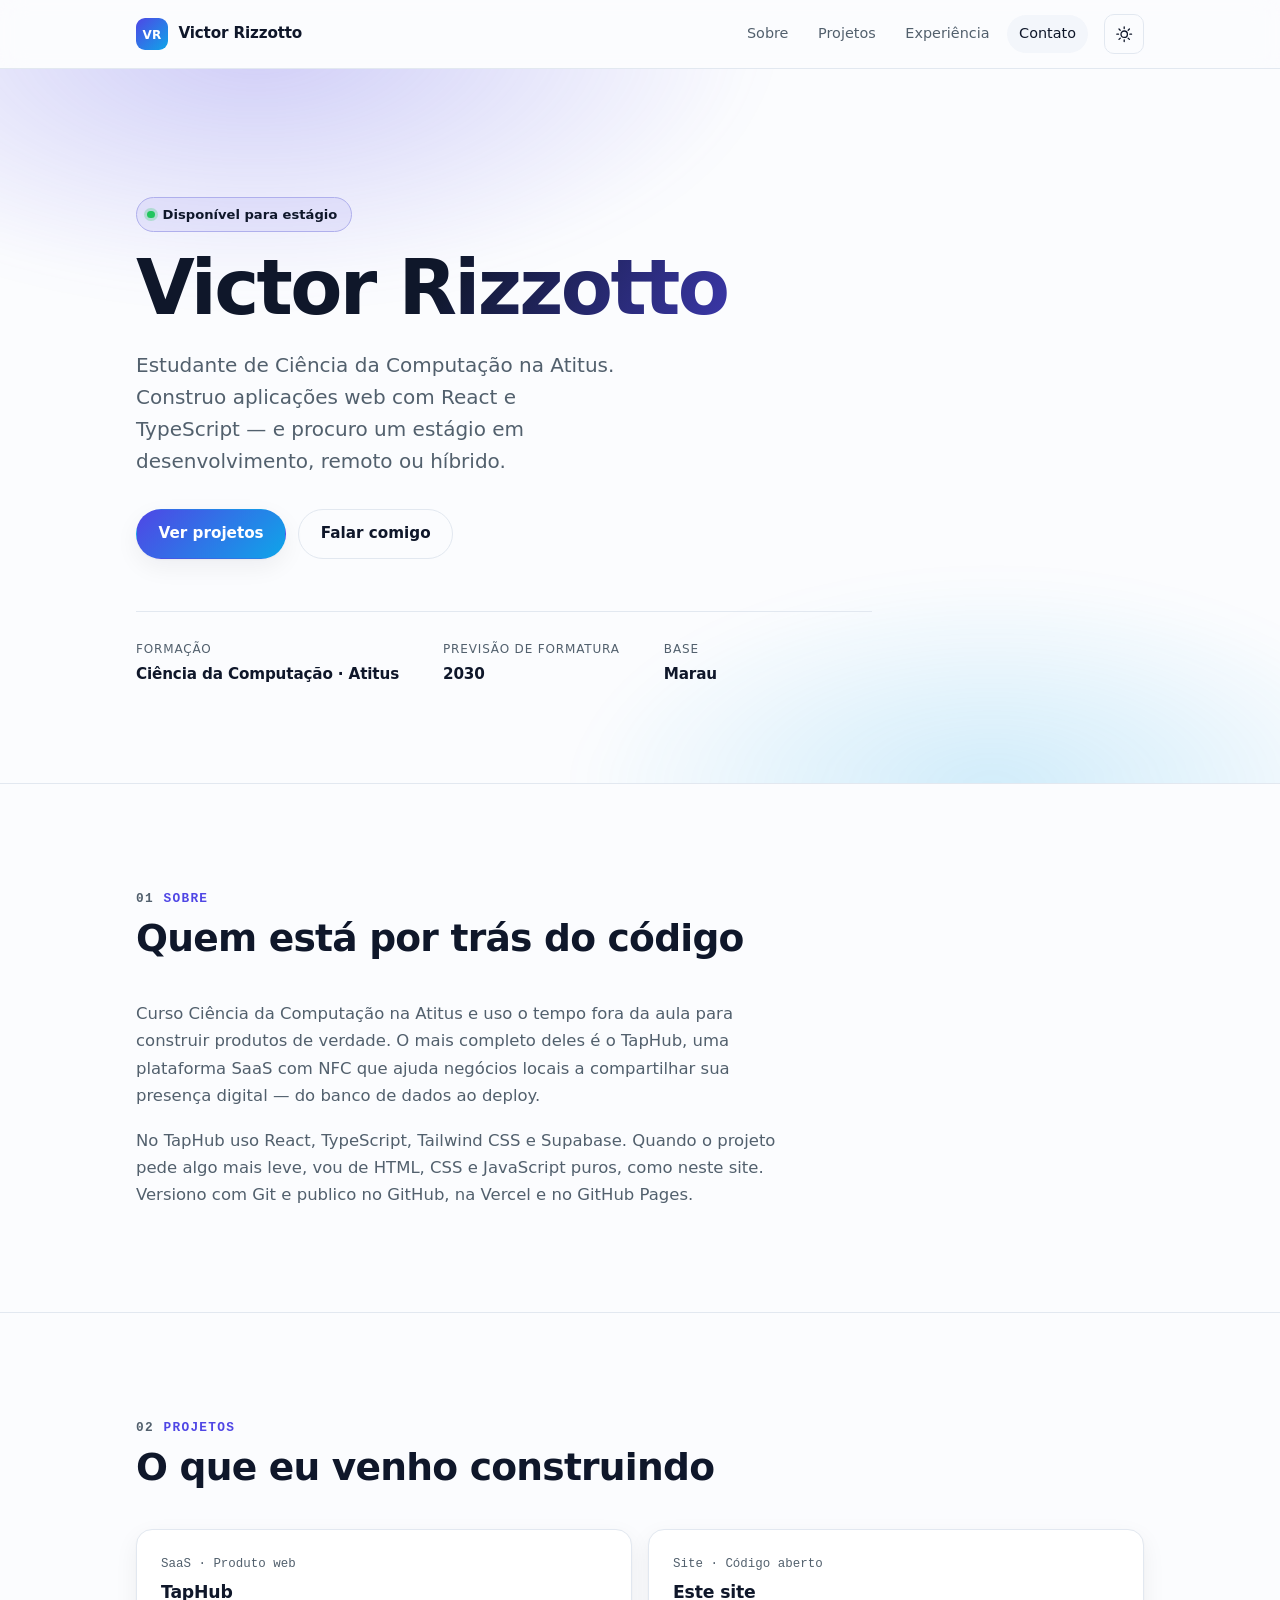
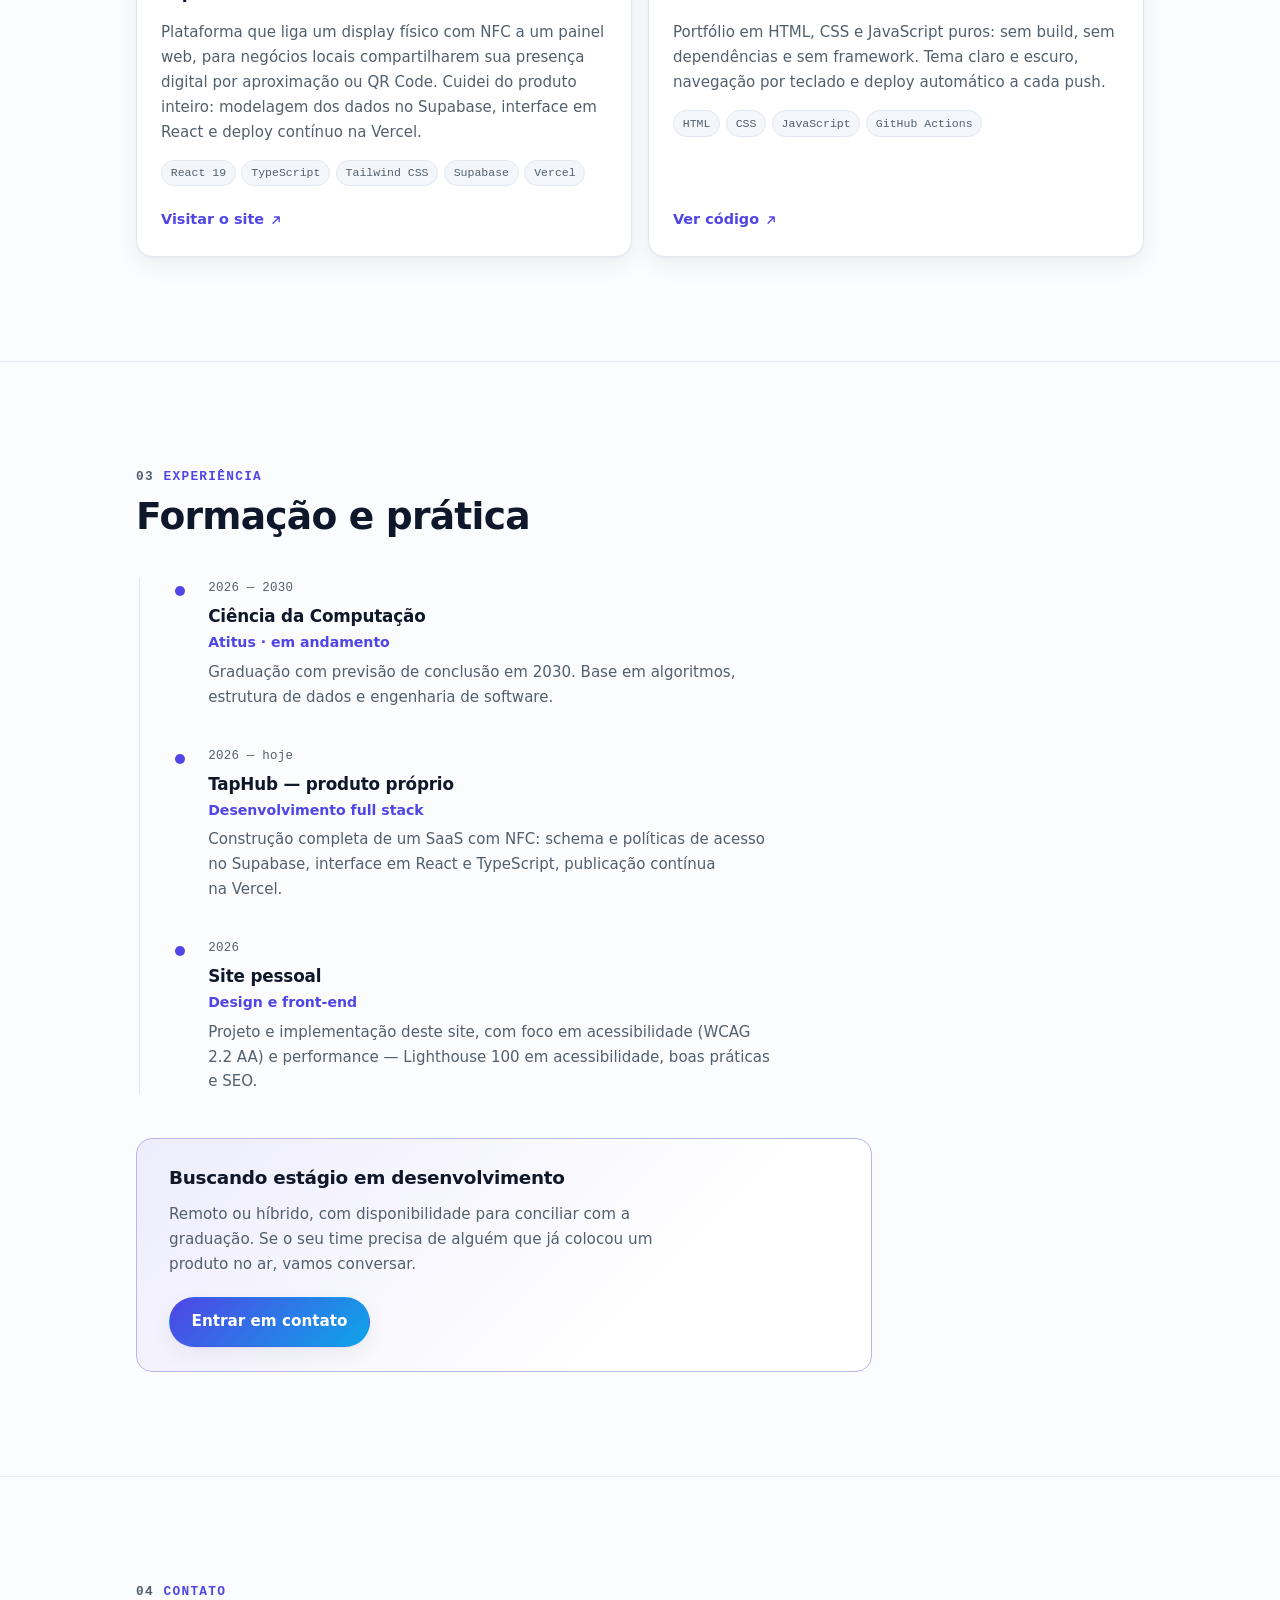
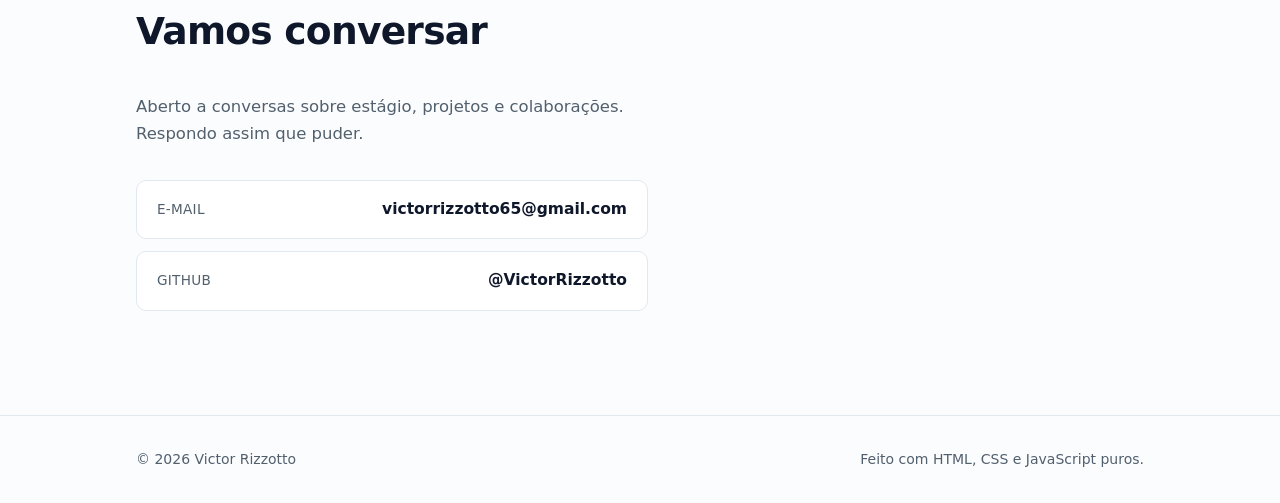
<file: index.html>
<!doctype html>
<html lang="pt-BR">
  <head>
    <meta charset="utf-8" />
    <meta name="viewport" content="width=device-width, initial-scale=1" />
    <title>Victor Rizzotto — Desenvolvedor web em formação</title>
    <meta
      name="description"
      content="Victor Rizzotto, estudante de Ciência da Computação na Atitus. Construo aplicações web com React e TypeScript. Disponível para estágio remoto ou híbrido."
    />
    <meta name="author" content="Victor Rizzotto" />
    <meta name="theme-color" content="#0b0e14" media="(prefers-color-scheme: dark)" />
    <meta name="theme-color" content="#fbfcfe" media="(prefers-color-scheme: light)" />

    <link rel="canonical" href="https://victorrizzotto.github.io/site-pessoal/" />

    <meta property="og:type" content="website" />
    <meta property="og:site_name" content="Victor Rizzotto" />
    <meta property="og:url" content="https://victorrizzotto.github.io/site-pessoal/" />
    <meta property="og:title" content="Victor Rizzotto — Desenvolvedor web em formação" />
    <meta
      property="og:description"
      content="Estudante de Ciência da Computação na Atitus. Construo aplicações web com React e TypeScript. Disponível para estágio remoto ou híbrido."
    />
    <meta property="og:locale" content="pt_BR" />

    <link rel="icon" href="assets/img/favicon.svg" type="image/svg+xml" />
    <link rel="stylesheet" href="assets/css/style.css" />

    <script>
      // Aplica o tema antes do primeiro paint para evitar flash de cor errada.
      (function () {
        try {
          var saved = localStorage.getItem("theme");
          if (saved === "light" || saved === "dark") {
            document.documentElement.dataset.theme = saved;
          }
        } catch (e) {}
      })();
    </script>
  </head>
  <body>
    <a class="skip-link" href="#conteudo">Pular para o conteúdo</a>

    <header class="site-header">
      <div class="wrap header-inner">
        <a class="brand" href="#inicio">
          <img class="brand-mark" src="assets/img/favicon.svg" alt="" width="32" height="32" />
          <span class="brand-text">Victor Rizzotto</span>
        </a>

        <nav class="nav" aria-label="Navegação principal">
          <button
            class="nav-toggle"
            type="button"
            aria-expanded="false"
            aria-controls="menu-principal"
          >
            <span class="sr-only">Abrir menu</span>
            <span class="nav-toggle-bars" aria-hidden="true"></span>
          </button>

          <ul class="nav-list" id="menu-principal">
            <li><a href="#sobre">Sobre</a></li>
            <li><a href="#projetos">Projetos</a></li>
            <li><a href="#experiencia">Experiência</a></li>
            <li><a href="#contato">Contato</a></li>
          </ul>
        </nav>

        <button class="theme-toggle" type="button" aria-label="Alternar tema claro e escuro">
          <svg class="icon-sun" viewBox="0 0 24 24" aria-hidden="true" focusable="false">
            <circle cx="12" cy="12" r="4.2" />
            <path
              d="M12 2.4v2.2M12 19.4v2.2M2.4 12h2.2M19.4 12h2.2M5.2 5.2l1.6 1.6M17.2 17.2l1.6 1.6M18.8 5.2l-1.6 1.6M6.8 17.2l-1.6 1.6"
            />
          </svg>
          <svg class="icon-moon" viewBox="0 0 24 24" aria-hidden="true" focusable="false">
            <path d="M20 14.4A8.4 8.4 0 0 1 9.6 4a8.4 8.4 0 1 0 10.4 10.4Z" />
          </svg>
        </button>
      </div>
    </header>

    <main id="conteudo">
      <section class="hero" id="inicio">
        <div class="wrap hero-inner">
          <p class="status">
            <span class="status-dot" aria-hidden="true"></span>
            Disponível para estágio
          </p>

          <h1 class="hero-title">Victor Rizzotto</h1>
          <p class="hero-lead">
            Estudante de Ciência da Computação na Atitus. Construo aplicações web com React e
            TypeScript — e procuro um estágio em desenvolvimento, remoto ou híbrido.
          </p>

          <div class="hero-actions">
            <a class="btn btn-primary" href="#projetos">Ver projetos</a>
            <a class="btn btn-ghost" href="#contato">Falar comigo</a>
          </div>

          <dl class="hero-meta">
            <div>
              <dt>Formação</dt>
              <dd>Ciência da Computação · Atitus</dd>
            </div>
            <div>
              <dt>Previsão de formatura</dt>
              <dd>2030</dd>
            </div>
            <div>
              <dt>Base</dt>
              <dd>Marau</dd>
            </div>
          </dl>
        </div>
      </section>

      <section class="section" id="sobre">
        <div class="wrap">
          <header class="section-head">
            <p class="section-kicker"><span class="kicker-num">01</span> Sobre</p>
            <h2 class="section-title">Quem está por trás do código</h2>
          </header>

          <div class="prose">
            <p>
              Curso Ciência da Computação na Atitus e uso o tempo fora da aula para construir
              produtos de verdade. O mais completo deles é o TapHub, uma plataforma SaaS com NFC
              que ajuda negócios locais a compartilhar sua presença digital — do banco de dados
              ao deploy.
            </p>
            <p>
              No TapHub uso React, TypeScript, Tailwind CSS e Supabase. Quando o projeto pede algo
              mais leve, vou de HTML, CSS e JavaScript puros, como neste site. Versiono com Git e
              publico no GitHub, na Vercel e no GitHub Pages.
            </p>
          </div>
        </div>
      </section>

      <section class="section" id="projetos">
        <div class="wrap">
          <header class="section-head">
            <p class="section-kicker"><span class="kicker-num">02</span> Projetos</p>
            <h2 class="section-title">O que eu venho construindo</h2>
          </header>

          <ul class="cards">
            <li class="card">
              <div class="card-top">
                <p class="card-tag">SaaS · Produto web</p>
                <h3 class="card-title">TapHub</h3>
              </div>
              <p class="card-text">
                Plataforma que liga um display físico com NFC a um painel web, para negócios
                locais compartilharem sua presença digital por aproximação ou QR Code. Cuidei do
                produto inteiro: modelagem dos dados no Supabase, interface em React e deploy
                contínuo na Vercel.
              </p>
              <ul class="chips" aria-label="Tecnologias do projeto">
                <li>React 19</li>
                <li>TypeScript</li>
                <li>Tailwind CSS</li>
                <li>Supabase</li>
                <li>Vercel</li>
              </ul>
              <a class="card-link" href="https://empresa-wheat.vercel.app" target="_blank" rel="noopener noreferrer">
                Visitar o site
                <svg viewBox="0 0 16 16" aria-hidden="true" focusable="false">
                  <path d="M4 12 12 4M6 4h6v6" />
                </svg>
                <span class="sr-only">(abre em nova aba)</span>
              </a>
            </li>

            <li class="card">
              <div class="card-top">
                <p class="card-tag">Site · Código aberto</p>
                <h3 class="card-title">Este site</h3>
              </div>
              <p class="card-text">
                Portfólio em HTML, CSS e JavaScript puros: sem build, sem dependências e sem
                framework. Tema claro e escuro, navegação por teclado e deploy automático a cada
                push.
              </p>
              <ul class="chips" aria-label="Tecnologias do projeto">
                <li>HTML</li>
                <li>CSS</li>
                <li>JavaScript</li>
                <li>GitHub Actions</li>
              </ul>
              <a
                class="card-link"
                href="https://github.com/VictorRizzotto/site-pessoal"
                target="_blank"
                rel="noopener noreferrer"
              >
                Ver código
                <svg viewBox="0 0 16 16" aria-hidden="true" focusable="false">
                  <path d="M4 12 12 4M6 4h6v6" />
                </svg>
                <span class="sr-only">(abre em nova aba)</span>
              </a>
            </li>
          </ul>
        </div>
      </section>

      <section class="section" id="experiencia">
        <div class="wrap">
          <header class="section-head">
            <p class="section-kicker"><span class="kicker-num">03</span> Experiência</p>
            <h2 class="section-title">Formação e prática</h2>
          </header>

          <ol class="timeline">
            <li class="timeline-item">
              <p class="timeline-period">2026 — 2030</p>
              <div class="timeline-body">
                <h3 class="timeline-title">Ciência da Computação</h3>
                <p class="timeline-org">Atitus · em andamento</p>
                <p class="timeline-text">
                  Graduação com previsão de conclusão em 2030. Base em algoritmos, estrutura de
                  dados e engenharia de software.
                </p>
              </div>
            </li>

            <li class="timeline-item">
              <p class="timeline-period">2026 — hoje</p>
              <div class="timeline-body">
                <h3 class="timeline-title">TapHub — produto próprio</h3>
                <p class="timeline-org">Desenvolvimento full stack</p>
                <p class="timeline-text">
                  Construção completa de um SaaS com NFC: schema e políticas de acesso no
                  Supabase, interface em React e TypeScript, publicação contínua na Vercel.
                </p>
              </div>
            </li>

            <li class="timeline-item">
              <p class="timeline-period">2026</p>
              <div class="timeline-body">
                <h3 class="timeline-title">Site pessoal</h3>
                <p class="timeline-org">Design e front-end</p>
                <p class="timeline-text">
                  Projeto e implementação deste site, com foco em acessibilidade (WCAG 2.2 AA) e
                  performance — Lighthouse 100 em acessibilidade, boas práticas e SEO.
                </p>
              </div>
            </li>
          </ol>

          <div class="availability">
            <h3 class="availability-title">Buscando estágio em desenvolvimento</h3>
            <p class="availability-text">
              Remoto ou híbrido, com disponibilidade para conciliar com a graduação. Se o seu time
              precisa de alguém que já colocou um produto no ar, vamos conversar.
            </p>
            <a class="btn btn-primary" href="#contato">Entrar em contato</a>
          </div>
        </div>
      </section>

      <section class="section" id="contato">
        <div class="wrap">
          <header class="section-head">
            <p class="section-kicker"><span class="kicker-num">04</span> Contato</p>
            <h2 class="section-title">Vamos conversar</h2>
          </header>

          <p class="contact-lead">
            Aberto a conversas sobre estágio, projetos e colaborações. Respondo assim que puder.
          </p>

          <ul class="contact-list">
            <li>
              <a href="mailto:victorrizzotto65@gmail.com" class="contact-item">
                <span class="contact-label">E-mail</span>
                <span class="contact-value">victorrizzotto65@gmail.com</span>
              </a>
            </li>
            <li>
              <a
                href="https://github.com/VictorRizzotto"
                class="contact-item"
                target="_blank"
                rel="noopener noreferrer"
              >
                <span class="contact-label">GitHub</span>
                <span class="contact-value">@VictorRizzotto</span>
              </a>
            </li>
          </ul>
        </div>
      </section>
    </main>

    <footer class="site-footer">
      <div class="wrap footer-inner">
        <p>© <span id="ano">2026</span> Victor Rizzotto</p>
        <p class="footer-note">Feito com HTML, CSS e JavaScript puros.</p>
      </div>
    </footer>

    <script src="assets/js/main.js" defer></script>
  </body>
</html>
</file>
<file: assets/css/style.css>
/* ==========================================================================
   Site pessoal — Victor Rizzotto
   CSS puro, sem dependências. Tema claro/escuro automático + toggle manual.
   ========================================================================== */

/* --- Tokens ------------------------------------------------------------- */
:root {
  color-scheme: light dark;

  --bg: #fbfcfe;
  --bg-soft: #f3f6fb;
  --surface: #ffffff;
  --text: #0f172a;
  --muted: #52606d;
  --border: #e2e8f0;
  --accent: #4f46e5;
  --accent-2: #0ea5e9;
  --accent-contrast: #ffffff;
  --shadow: 0 1px 2px rgba(15, 23, 42, 0.04), 0 8px 24px rgba(15, 23, 42, 0.06);

  --wrap: 68rem;
  --radius: 16px;
  --radius-sm: 10px;

  --font: ui-sans-serif, system-ui, -apple-system, "Segoe UI", Roboto, "Helvetica Neue",
    Arial, "Noto Sans", sans-serif;
  --font-mono: ui-monospace, SFMono-Regular, "SF Mono", Menlo, Consolas, monospace;
}

@media (prefers-color-scheme: dark) {
  :root:not([data-theme="light"]) {
    --bg: #0b0e14;
    --bg-soft: #0f131c;
    --surface: #12161f;
    --text: #e6e9ef;
    --muted: #9aa4b2;
    --border: #1f2632;
    --accent: #818cf8;
    --accent-2: #38bdf8;
    --accent-contrast: #0b0e14;
    --shadow: 0 1px 2px rgba(0, 0, 0, 0.4), 0 12px 32px rgba(0, 0, 0, 0.35);
  }
}

:root[data-theme="dark"] {
  --bg: #0b0e14;
  --bg-soft: #0f131c;
  --surface: #12161f;
  --text: #e6e9ef;
  --muted: #9aa4b2;
  --border: #1f2632;
  --accent: #818cf8;
  --accent-2: #38bdf8;
  --accent-contrast: #0b0e14;
  --shadow: 0 1px 2px rgba(0, 0, 0, 0.4), 0 12px 32px rgba(0, 0, 0, 0.35);
}

/* --- Reset -------------------------------------------------------------- */
*,
*::before,
*::after {
  box-sizing: border-box;
}

* {
  margin: 0;
}

html {
  -webkit-text-size-adjust: 100%;
  scroll-behavior: smooth;
  scroll-padding-top: 5.5rem;
}

body {
  min-height: 100dvh;
  background: var(--bg);
  color: var(--text);
  font-family: var(--font);
  font-size: 1rem;
  line-height: 1.65;
  -webkit-font-smoothing: antialiased;
  text-rendering: optimizeLegibility;
}

img,
svg {
  display: block;
  max-width: 100%;
}

a {
  color: inherit;
}

ul {
  list-style: none;
  padding: 0;
}

:focus-visible {
  outline: 2px solid var(--accent);
  outline-offset: 3px;
  border-radius: 4px;
}

/* --- Utilitários -------------------------------------------------------- */
.wrap {
  width: 100%;
  max-width: var(--wrap);
  margin-inline: auto;
  padding-inline: clamp(1.25rem, 5vw, 2.5rem);
}

.sr-only {
  position: absolute;
  width: 1px;
  height: 1px;
  padding: 0;
  overflow: hidden;
  clip: rect(0 0 0 0);
  white-space: nowrap;
  border: 0;
}

.skip-link {
  position: absolute;
  top: 0;
  left: 50%;
  z-index: 100;
  transform: translate(-50%, -120%);
  padding: 0.6rem 1rem;
  background: var(--accent);
  color: var(--accent-contrast);
  border-radius: 0 0 var(--radius-sm) var(--radius-sm);
  font-weight: 600;
  text-decoration: none;
  transition: transform 0.2s ease;
}

.skip-link:focus {
  transform: translate(-50%, 0);
}

/* --- Header ------------------------------------------------------------- */
.site-header {
  position: sticky;
  top: 0;
  z-index: 50;
  backdrop-filter: blur(12px) saturate(160%);
  -webkit-backdrop-filter: blur(12px) saturate(160%);
  background: color-mix(in srgb, var(--bg) 78%, transparent);
  border-bottom: 1px solid var(--border);
}

.header-inner {
  display: flex;
  align-items: center;
  gap: 1rem;
  min-height: 4.25rem;
}

.brand {
  display: inline-flex;
  align-items: center;
  gap: 0.65rem;
  text-decoration: none;
  font-weight: 650;
  letter-spacing: -0.01em;
  margin-right: auto;
}

.brand-mark {
  width: 2rem;
  height: 2rem;
  border-radius: 9px;
  flex: none;
}

.brand-text {
  font-size: 0.95rem;
}

/* Navegação */
.nav {
  display: flex;
  align-items: center;
}

.nav-list {
  display: flex;
  align-items: center;
  gap: 0.35rem;
}

.nav-list a {
  display: block;
  padding: 0.45rem 0.75rem;
  border-radius: 999px;
  color: var(--muted);
  font-size: 0.9rem;
  font-weight: 500;
  text-decoration: none;
  transition: color 0.15s ease, background-color 0.15s ease;
}

.nav-list a:hover,
.nav-list a[aria-current="true"] {
  color: var(--text);
  background: var(--bg-soft);
}

.nav-toggle {
  display: none;
  width: 2.5rem;
  height: 2.5rem;
  align-items: center;
  justify-content: center;
  background: transparent;
  border: 1px solid var(--border);
  border-radius: var(--radius-sm);
  color: var(--text);
  cursor: pointer;
}

.nav-toggle-bars,
.nav-toggle-bars::before,
.nav-toggle-bars::after {
  display: block;
  width: 1rem;
  height: 1.5px;
  background: currentColor;
  border-radius: 2px;
  transition: transform 0.2s ease, opacity 0.2s ease;
}

.nav-toggle-bars::before,
.nav-toggle-bars::after {
  content: "";
  position: relative;
}

.nav-toggle-bars::before {
  top: -5px;
}

.nav-toggle-bars::after {
  top: 3.5px;
}

/* Toggle de tema */
.theme-toggle {
  display: grid;
  place-items: center;
  width: 2.5rem;
  height: 2.5rem;
  flex: none;
  background: transparent;
  border: 1px solid var(--border);
  border-radius: var(--radius-sm);
  color: var(--text);
  cursor: pointer;
  transition: background-color 0.15s ease, border-color 0.15s ease;
}

.theme-toggle:hover {
  background: var(--bg-soft);
}

.theme-toggle svg {
  width: 1.15rem;
  height: 1.15rem;
  fill: none;
  stroke: currentColor;
  stroke-width: 1.7;
  stroke-linecap: round;
  stroke-linejoin: round;
}

.theme-toggle .icon-moon {
  display: none;
}

:root[data-theme="dark"] .theme-toggle .icon-sun,
:root:not([data-theme="light"]) .theme-toggle .icon-sun {
  display: none;
}

:root[data-theme="dark"] .theme-toggle .icon-moon,
:root:not([data-theme="light"]) .theme-toggle .icon-moon {
  display: block;
}

@media (prefers-color-scheme: light) {
  :root:not([data-theme="dark"]) .theme-toggle .icon-sun {
    display: block;
  }
  :root:not([data-theme="dark"]) .theme-toggle .icon-moon {
    display: none;
  }
}

/* --- Hero --------------------------------------------------------------- */
.hero {
  position: relative;
  overflow: hidden;
  padding-block: clamp(4rem, 12vw, 8rem) clamp(3rem, 8vw, 6rem);
  isolation: isolate;
}

.hero::before {
  content: "";
  position: absolute;
  z-index: -1;
  inset: -40% 40% auto -20%;
  height: 32rem;
  background: radial-gradient(
    closest-side,
    color-mix(in srgb, var(--accent) 26%, transparent),
    transparent
  );
  filter: blur(20px);
  pointer-events: none;
}

.hero::after {
  content: "";
  position: absolute;
  z-index: -1;
  inset: auto -10% -30% 45%;
  height: 26rem;
  background: radial-gradient(
    closest-side,
    color-mix(in srgb, var(--accent-2) 18%, transparent),
    transparent
  );
  filter: blur(20px);
  pointer-events: none;
}

.status {
  display: inline-flex;
  align-items: center;
  gap: 0.5rem;
  padding: 0.35rem 0.85rem 0.35rem 0.65rem;
  border: 1px solid color-mix(in srgb, var(--accent) 35%, var(--border));
  border-radius: 999px;
  background: color-mix(in srgb, var(--accent) 8%, transparent);
  color: var(--text);
  font-size: 0.82rem;
  font-weight: 600;
}

.status-dot {
  width: 0.45rem;
  height: 0.45rem;
  border-radius: 50%;
  background: #22c55e;
  box-shadow: 0 0 0 3px color-mix(in srgb, #22c55e 25%, transparent);
}

.hero-title {
  margin-top: 1.1rem;
  font-size: clamp(2.5rem, 8vw, 4.75rem);
  font-weight: 750;
  line-height: 1.02;
  letter-spacing: -0.035em;
  background: linear-gradient(120deg, var(--text) 30%, var(--accent) 75%, var(--accent-2));
  -webkit-background-clip: text;
  background-clip: text;
  color: transparent;
}

.hero-lead {
  margin-top: 1.35rem;
  max-width: 38ch;
  color: var(--muted);
  font-size: clamp(1.05rem, 2.2vw, 1.25rem);
  line-height: 1.6;
}

.hero-actions {
  display: flex;
  flex-wrap: wrap;
  gap: 0.75rem;
  margin-top: 2rem;
}

.btn {
  display: inline-flex;
  align-items: center;
  justify-content: center;
  gap: 0.5rem;
  padding: 0.72rem 1.35rem;
  border-radius: 999px;
  border: 1px solid transparent;
  font-size: 0.95rem;
  font-weight: 600;
  text-decoration: none;
  transition: transform 0.15s ease, box-shadow 0.2s ease, background-color 0.15s ease,
    border-color 0.15s ease;
}

.btn:active {
  transform: translateY(1px);
}

.btn-primary {
  background: linear-gradient(135deg, var(--accent), var(--accent-2));
  color: #fff;
  box-shadow: var(--shadow);
}

.btn-primary:hover {
  box-shadow: 0 6px 20px color-mix(in srgb, var(--accent) 35%, transparent);
}

.btn-ghost {
  border-color: var(--border);
  color: var(--text);
}

.btn-ghost:hover {
  background: var(--bg-soft);
}

.hero-meta {
  display: flex;
  flex-wrap: wrap;
  gap: 1.75rem 2.75rem;
  margin-top: 3.25rem;
  padding-top: 1.75rem;
  border-top: 1px solid var(--border);
  max-width: 46rem;
}

.hero-meta div {
  display: grid;
  gap: 0.15rem;
}

.hero-meta dt {
  color: var(--muted);
  font-size: 0.75rem;
  font-weight: 500;
  letter-spacing: 0.07em;
  text-transform: uppercase;
}

.hero-meta dd {
  margin: 0;
  font-size: 0.95rem;
  font-weight: 600;
  letter-spacing: -0.01em;
}

/* --- Seções ------------------------------------------------------------- */
.section {
  padding-block: clamp(3.5rem, 9vw, 6.5rem);
  border-top: 1px solid var(--border);
}

.section-head {
  margin-bottom: 2.5rem;
  max-width: 42rem;
}

.section-kicker {
  display: flex;
  align-items: center;
  gap: 0.6rem;
  color: var(--accent);
  font-family: var(--font-mono);
  font-size: 0.8rem;
  font-weight: 600;
  letter-spacing: 0.1em;
  text-transform: uppercase;
}

.kicker-num {
  color: var(--muted);
}

.section-title {
  margin-top: 0.5rem;
  font-size: clamp(1.6rem, 4vw, 2.35rem);
  font-weight: 700;
  line-height: 1.15;
  letter-spacing: -0.02em;
}

.prose {
  display: grid;
  gap: 1.1rem;
  max-width: 62ch;
  color: var(--muted);
  font-size: 1.03rem;
}

.prose p {
  text-wrap: pretty;
}

/* --- Cards de projeto --------------------------------------------------- */
.cards {
  display: grid;
  gap: 1rem;
  grid-template-columns: repeat(auto-fit, minmax(min(100%, 22rem), 1fr));
}

.card {
  display: flex;
  flex-direction: column;
  gap: 0.85rem;
  padding: 1.5rem;
  background: var(--surface);
  border: 1px solid var(--border);
  border-radius: var(--radius);
  box-shadow: var(--shadow);
  transition: transform 0.2s ease, border-color 0.2s ease;
}

.card:hover {
  transform: translateY(-3px);
  border-color: color-mix(in srgb, var(--accent) 45%, var(--border));
}

.card-top {
  display: grid;
  gap: 0.2rem;
}

.card-title {
  font-size: 1.08rem;
  font-weight: 650;
  letter-spacing: -0.01em;
}

.card-tag {
  color: var(--muted);
  font-family: var(--font-mono);
  font-size: 0.78rem;
}

.card-text {
  color: var(--muted);
  font-size: 0.94rem;
  text-wrap: pretty;
}

.card-link {
  display: inline-flex;
  align-items: center;
  gap: 0.35rem;
  margin-top: auto;
  padding-top: 0.5rem;
  color: var(--accent);
  font-size: 0.9rem;
  font-weight: 600;
  text-decoration: none;
}

.card-link svg {
  width: 0.85em;
  height: 0.85em;
  fill: none;
  stroke: currentColor;
  stroke-width: 1.8;
  stroke-linecap: round;
  stroke-linejoin: round;
  transition: transform 0.2s ease;
}

.card-link:hover svg {
  transform: translate(2px, -2px);
}

/* --- Chips de tecnologia ------------------------------------------------ */
.chips {
  display: flex;
  flex-wrap: wrap;
  gap: 0.35rem;
  margin-top: 0.1rem;
}

.chips li {
  padding: 0.18rem 0.55rem;
  border: 1px solid var(--border);
  border-radius: 999px;
  background: var(--bg-soft);
  color: var(--muted);
  font-family: var(--font-mono);
  font-size: 0.72rem;
}

/* --- Linha do tempo (experiência) --------------------------------------- */
.timeline {
  display: grid;
  gap: 0;
  max-width: 46rem;
  margin-left: 0.2rem;
  border-left: 1px solid var(--border);
}

.timeline-item {
  position: relative;
  display: grid;
  gap: 0.3rem;
  padding: 0 0 2.25rem 1.75rem;
}

.timeline-item:last-child {
  padding-bottom: 0;
}

.timeline-item::before {
  content: "";
  position: absolute;
  top: 0.5rem;
  left: -0.3125rem;
  width: 0.625rem;
  height: 0.625rem;
  border-radius: 50%;
  background: var(--accent);
  box-shadow: 0 0 0 4px var(--bg);
}

.timeline-period {
  color: var(--muted);
  font-family: var(--font-mono);
  font-size: 0.78rem;
  letter-spacing: 0.02em;
}

.timeline-title {
  font-size: 1.05rem;
  font-weight: 650;
  letter-spacing: -0.01em;
}

.timeline-org {
  color: var(--accent);
  font-size: 0.88rem;
  font-weight: 600;
}

.timeline-text {
  margin-top: 0.35rem;
  max-width: 60ch;
  color: var(--muted);
  font-size: 0.94rem;
  text-wrap: pretty;
}

/* --- Bloco de disponibilidade ------------------------------------------- */
.availability {
  max-width: 46rem;
  margin-top: 2.75rem;
  padding: 1.5rem clamp(1.25rem, 4vw, 2rem);
  border: 1px solid color-mix(in srgb, var(--accent) 30%, var(--border));
  border-radius: var(--radius);
  background:
    linear-gradient(135deg, color-mix(in srgb, var(--accent) 10%, transparent), transparent 70%),
    var(--surface);
}

.availability-title {
  font-size: 1.15rem;
  font-weight: 650;
  letter-spacing: -0.015em;
}

.availability-text {
  margin-top: 0.5rem;
  max-width: 52ch;
  color: var(--muted);
  font-size: 0.95rem;
  text-wrap: pretty;
}

.availability .btn {
  margin-top: 1.25rem;
}

/* --- Contato ------------------------------------------------------------ */
.contact-lead {
  max-width: 52ch;
  color: var(--muted);
  font-size: 1.03rem;
}

.contact-list {
  display: grid;
  gap: 0.75rem;
  margin-top: 2rem;
  max-width: 32rem;
}

.contact-item {
  display: flex;
  flex-wrap: wrap;
  align-items: baseline;
  justify-content: space-between;
  gap: 0.5rem 1rem;
  padding: 1rem 1.25rem;
  background: var(--surface);
  border: 1px solid var(--border);
  border-radius: var(--radius-sm);
  text-decoration: none;
  transition: border-color 0.2s ease, background-color 0.2s ease;
}

.contact-item:hover {
  border-color: color-mix(in srgb, var(--accent) 45%, var(--border));
}

.contact-label {
  color: var(--muted);
  font-size: 0.85rem;
  font-weight: 500;
  letter-spacing: 0.02em;
  text-transform: uppercase;
}

.contact-value {
  font-weight: 600;
  font-size: 0.97rem;
  word-break: break-word;
}

/* --- Footer ------------------------------------------------------------- */
.site-footer {
  border-top: 1px solid var(--border);
  padding-block: 2rem;
  color: var(--muted);
  font-size: 0.875rem;
}

.footer-inner {
  display: flex;
  flex-wrap: wrap;
  align-items: center;
  justify-content: space-between;
  gap: 0.5rem;
}

/* --- Animação de entrada ------------------------------------------------ */
.reveal {
  opacity: 0;
  transform: translateY(14px);
  transition: opacity 0.6s ease, transform 0.6s ease;
}

.reveal.is-visible {
  opacity: 1;
  transform: none;
}

/* --- Responsivo --------------------------------------------------------- */
@media (max-width: 46rem) {
  .nav-toggle {
    display: inline-flex;
  }

  .nav-list {
    position: absolute;
    top: calc(100% + 1px);
    left: 0;
    right: 0;
    flex-direction: column;
    align-items: stretch;
    gap: 0.15rem;
    padding: 0.6rem clamp(1.25rem, 5vw, 2.5rem) 1rem;
    background: var(--bg);
    border-bottom: 1px solid var(--border);
    box-shadow: var(--shadow);
    display: none;
  }

  .nav-list.is-open {
    display: flex;
  }

  .nav-list a {
    padding: 0.65rem 0.5rem;
    border-radius: var(--radius-sm);
    font-size: 1rem;
  }

  .brand-text {
    font-size: 0.85rem;
  }

  .hero-meta {
    gap: 1.5rem 2rem;
  }

  .nav-toggle[aria-expanded="true"] .nav-toggle-bars {
    background: transparent;
  }

  .nav-toggle[aria-expanded="true"] .nav-toggle-bars::before {
    transform: translateY(5px) rotate(45deg);
  }

  .nav-toggle[aria-expanded="true"] .nav-toggle-bars::after {
    transform: translateY(-3.5px) rotate(-45deg);
  }
}

@media (max-width: 30rem) {
  .contact-item {
    flex-direction: column;
    align-items: flex-start;
  }
}

/* --- Preferências do usuário ------------------------------------------- */
@media (prefers-reduced-motion: reduce) {
  html {
    scroll-behavior: auto;
  }

  *,
  *::before,
  *::after {
    animation-duration: 0.001ms !important;
    animation-iteration-count: 1 !important;
    transition-duration: 0.001ms !important;
  }

  .reveal {
    opacity: 1;
    transform: none;
  }
}

@media print {
  .site-header,
  .theme-toggle,
  .hero-actions,
  .site-footer {
    display: none;
  }

  body {
    background: #fff;
    color: #000;
  }
}
</file>
